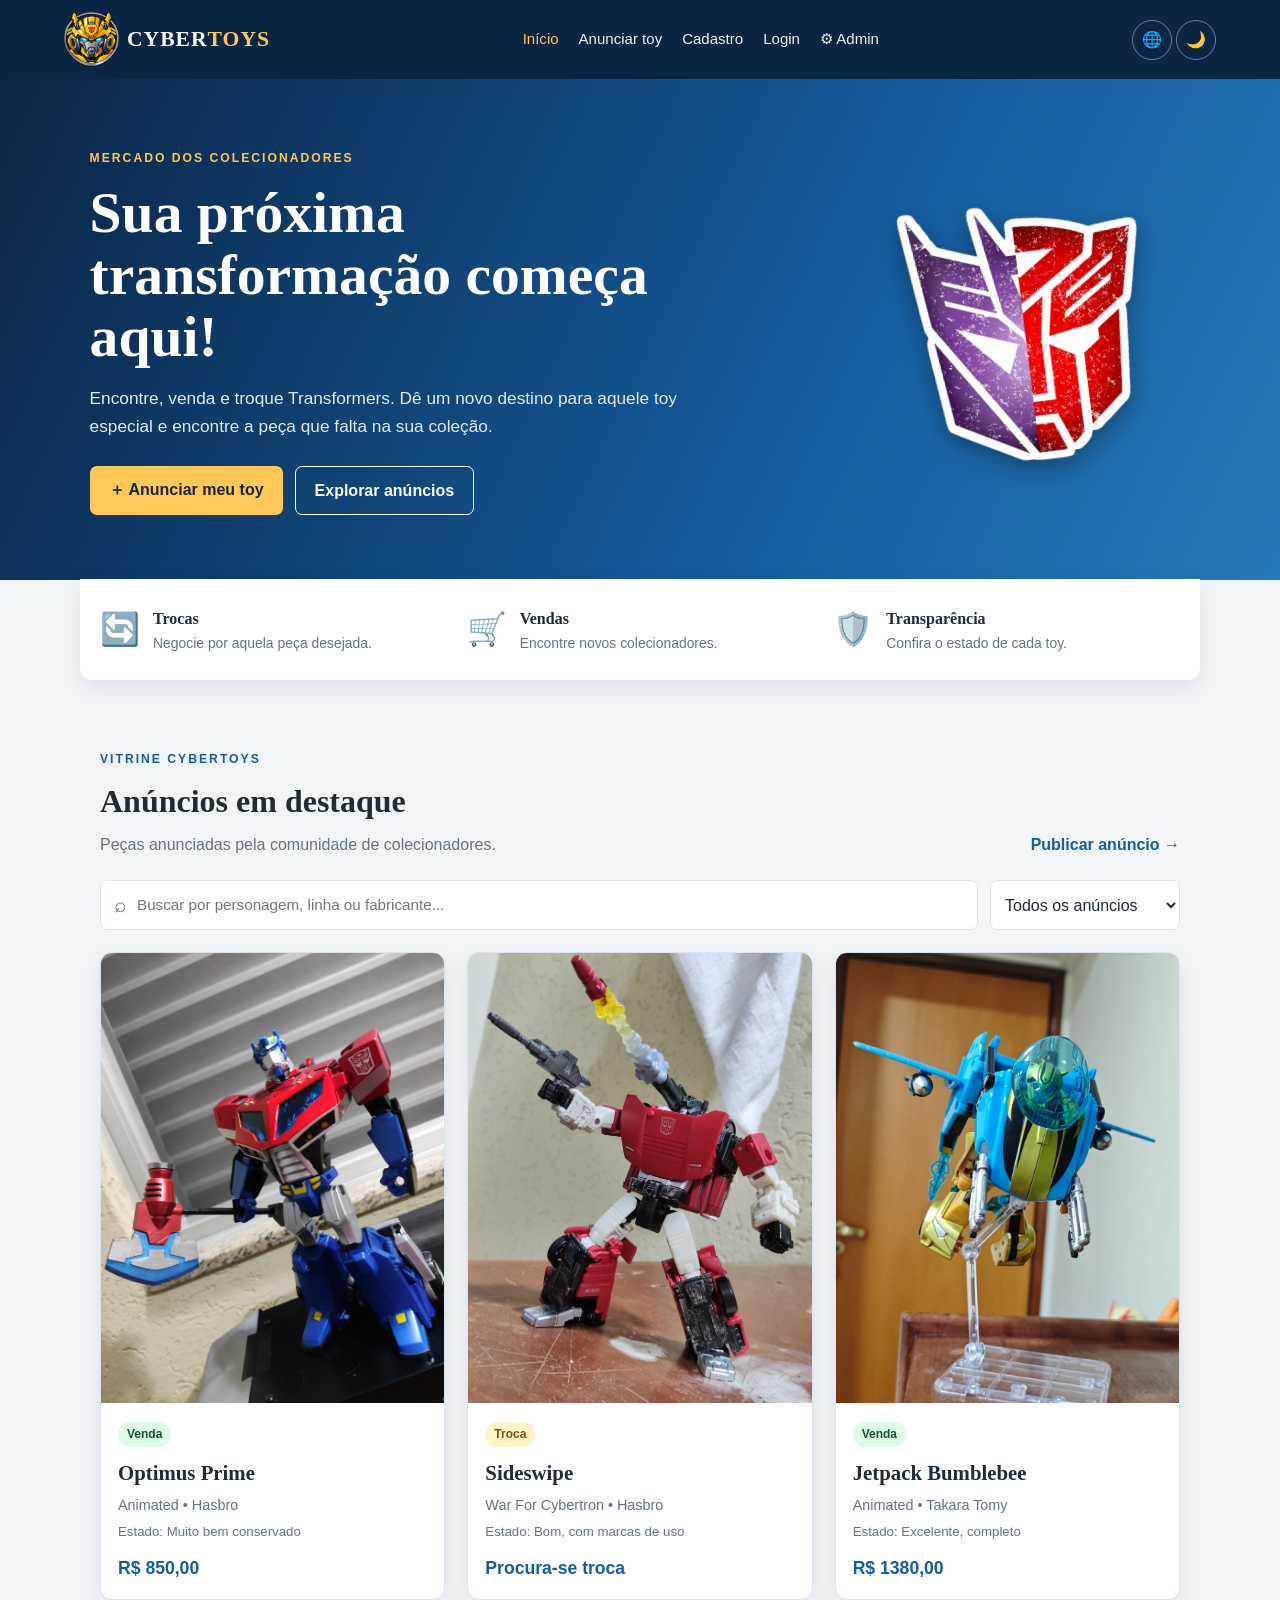
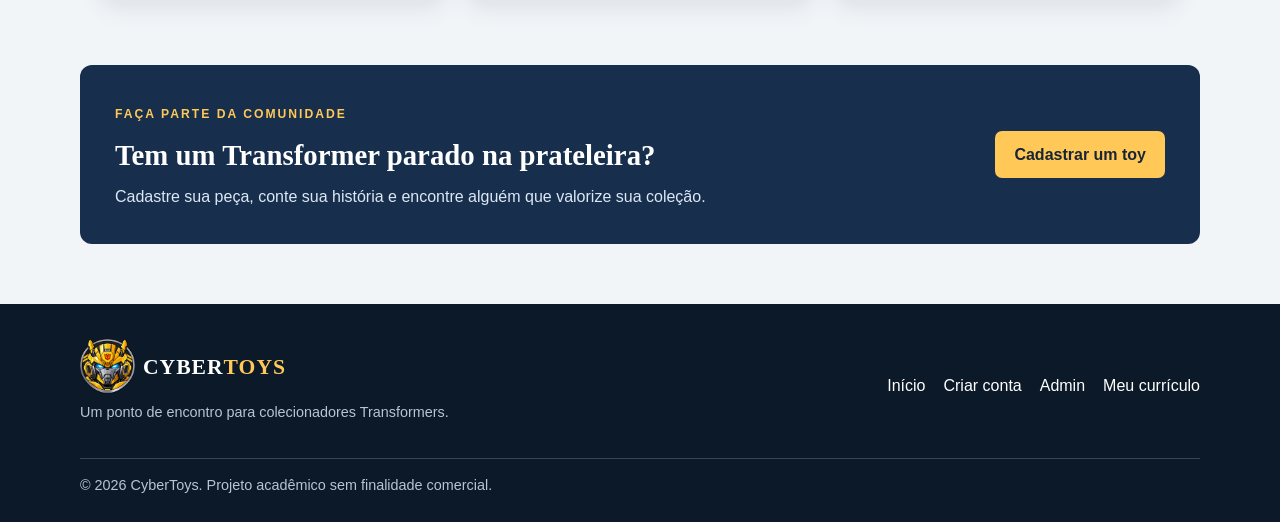
<file: index.html>
<!DOCTYPE html>
<html lang="pt-BR">
<head>
    <meta charset="UTF-8">
    <meta name="viewport" content="width=device-width, initial-scale=1.0">
    <meta name="description" content="Marketplace para comprar, vender e trocar Transformers colecionáveis.">
    <title>CyberToys | Marketplace Transformers</title>
    <link rel="stylesheet" href="css/estilo.css">
    <script src="js/script.js" defer></script>
</head>
<body>
    <header class="cabecalho">
        <a class="marca" href="index.html"><img src="imagens/bumblebee.png" alt="Bumblebee" class="marca-icone"> CYBER<span>TOYS</span></a>
        <nav class="menu" aria-label="Menu principal">
            <a class="ativo" href="index.html">Início</a>
            <a href="anunciar.html">Anunciar toy</a>
            <a href="cadastro.html">Cadastro</a>
            <a href="login.html">Login</a>
            <a href="admin.html">⚙ Admin</a>
        </nav>
        <div class="acoes-cabecalho">
            <button type="button" id="alternarIdioma" class="botao-tema" title="Alternar idioma" aria-label="Alternar idioma">🌐</button>
            <button type="button" id="alternarTema" class="botao-tema" title="Alternar tema" aria-label="Alternar tema">🌙</button>
        </div>
    </header>

    <main>
        <section class="banner">
            <div class="banner-conteudo">
                <span class="etiqueta">MERCADO DOS COLECIONADORES</span>
                <h1>Sua próxima transformação começa aqui!</h1>
                <p>Encontre, venda e troque Transformers. Dê um novo destino para aquele toy especial e encontre a peça que falta na sua coleção.</p>
                <div class="acoes">
                    <a class="botao botao-amarelo" href="anunciar.html">＋ Anunciar meu toy</a>
                    <a class="botao botao-contorno" href="#anuncios">Explorar anúncios</a>
                </div>
            </div>
            <div class="banner-arte">
				<img src="imagens/botcon.png" alt="Cabeça do Bumblebee">
			</div>
        </section>

        <section class="faixa-beneficios" aria-label="Vantagens">
            <article><span class="icone">🔄</span><div><h3>Trocas</h3><p>Negocie por aquela peça desejada.</p></div></article>
            <article><span class="icone">🛒</span><div><h3>Vendas</h3><p>Encontre novos colecionadores.</p></div></article>
            <article><span class="icone">🛡️</span><div><h3>Transparência</h3><p>Confira o estado de cada toy.</p></div></article>
        </section>

        <section class="secao" id="anuncios">
            <div class="titulo-secao">
                <div><span class="etiqueta texto-azul">VITRINE CYBERTOYS</span><h2>Anúncios em destaque</h2><p>Peças anunciadas pela comunidade de colecionadores.</p></div>
                <a class="link-seta" href="anunciar.html">Publicar anúncio →</a>
            </div>
            <div class="filtros">
                <label class="campo-pesquisa">⌕ <input type="search" id="pesquisaToy" placeholder="Buscar por personagem, linha ou fabricante..." aria-label="Pesquisar anúncios"></label>
                <select id="filtroTipo" aria-label="Filtrar tipo de anúncio">
                    <option value="todos">Todos os anúncios</option>
                    <option value="Venda">Somente venda</option>
                    <option value="Troca">Somente troca</option>
                </select>
            </div>
            <div class="grade-anuncios" id="listaToys">
                <article class="card-toy">
                    <img src="imagens/optimus.jpg" alt="Figura de robô colecionável">
                    <div class="card-conteudo"><span class="tag-venda">Venda</span><h3>Optimus Prime</h3><p>Animated • Hasbro</p><p class="estado">Estado: Muito bem conservado</p><strong>R$ 850,00</strong></div>
                </article>
                <article class="card-toy">
                    <img src="imagens/sideswipe.jpg" alt="Brinquedo robô de coleção">
                    <div class="card-conteudo"><span class="tag-troca">Troca</span><h3>Sideswipe</h3><p>War For Cybertron • Hasbro</p><p class="estado">Estado: Bom, com marcas de uso</p><strong>Procura-se troca</strong></div>
                </article>
                <article class="card-toy">
                    <img src="imagens/jetpack.jpg" alt="Colecionável em exposição">
                    <div class="card-conteudo"><span class="tag-venda">Venda</span><h3>Jetpack Bumblebee</h3><p>Animated • Takara Tomy</p><p class="estado">Estado: Excelente, completo</p><strong>R$ 1380,00</strong></div>
                </article>
            </div>
            <p class="aviso-lista" id="mensagemVazia" hidden>Nenhum anúncio encontrado. Tente outra pesquisa.</p>
        </section>

        <section class="chamada">
            <div><span class="etiqueta">FAÇA PARTE DA COMUNIDADE</span><h2>Tem um Transformer parado na prateleira?</h2><p>Cadastre sua peça, conte sua história e encontre alguém que valorize sua coleção.</p></div>
            <a class="botao botao-amarelo" href="anunciar.html">Cadastrar um toy</a>
        </section>
    </main>

    <footer class="rodape">
        <div><a class="marca" href="index.html"><img src="imagens/bumblebee.png" alt="Bumblebee" class="marca-icone"> CYBER<span>TOYS</span></a><p>Um ponto de encontro para colecionadores Transformers.</p></div>
        <div class="links-rodape"><a href="index.html">Início</a><a href="cadastro.html">Criar conta</a><a href="admin.html">Admin</a><a href="https://www.linkedin.com/in/tanys-lopes-trujilo-b41bb73b9/">Meu currículo</a></div>
        <p class="copyright">© 2026 CyberToys. Projeto acadêmico sem finalidade comercial.</p>
    </footer>
</body>
</html>
</file>
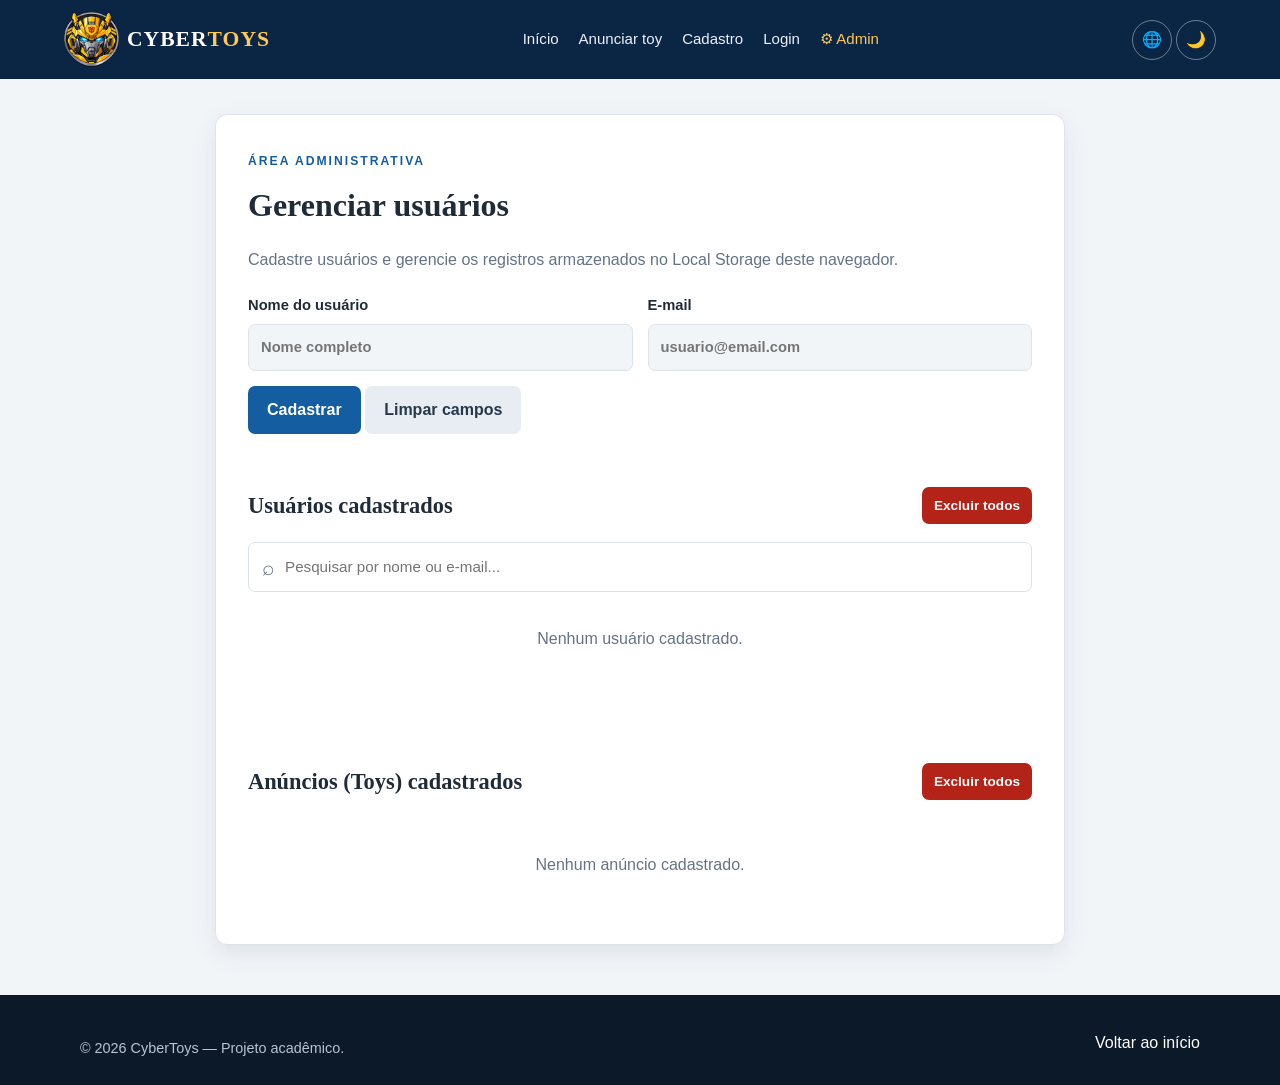
<file: admin.html>
<!DOCTYPE html>
<html lang="pt-BR">
<head>
    <meta charset="UTF-8">
    <meta name="viewport" content="width=device-width, initial-scale=1.0">
    <title>Administração | CyberToys</title>
    <link rel="stylesheet" href="css/estilo.css">
    <script src="js/script.js" defer></script>
</head>
<body>
        <header class="cabecalho">
        <a class="marca" href="index.html"><img src="imagens/bumblebee.png" alt="Bumblebee" class="marca-icone"> CYBER<span>TOYS</span></a>
        <nav class="menu" aria-label="Menu principal">
            <a href="index.html">Início</a>
            <a href="anunciar.html">Anunciar toy</a>
            <a href="cadastro.html">Cadastro</a>
            <a href="login.html">Login</a>
            <a class="ativo" href="admin.html">⚙ Admin</a>
        </nav>
        <div class="acoes-cabecalho">
            <button type="button" id="alternarIdioma" class="botao-tema" title="Alternar idioma" aria-label="Alternar idioma">🌐</button>
            <button type="button" id="alternarTema" class="botao-tema" title="Alternar tema" aria-label="Alternar tema">🌙</button>
        </div>
    </header>

    <main class="pagina-formulario pagina-larga">
        <section class="painel-formulario">
            <span class="etiqueta texto-azul">ÁREA ADMINISTRATIVA</span>
            <h1>Gerenciar usuários</h1>
            <p>Cadastre usuários e gerencie os registros armazenados no Local Storage deste navegador.</p>
            <form id="formAdmin" class="formulario grade-formulario">
                <label>Nome do usuário<input type="text" id="nomeAdmin" required placeholder="Nome completo"></label>
                <label>E-mail<input type="email" id="emailAdmin" required placeholder="usuario@email.com"></label>
                <div class="acoes-form campo-completo">
                    <button class="botao botao-azul" type="submit">Cadastrar</button>
                    <button class="botao botao-neutro" type="reset" id="limparAdmin">Limpar campos</button>
                </div>
            </form>
            <div class="area-lista">
                <div class="titulo-lista"><h2>Usuários cadastrados</h2><button class="botao botao-perigo" id="excluirTodos" type="button">Excluir todos</button></div>
                <label class="campo-pesquisa">⌕ <input type="search" id="pesquisaAdmin" placeholder="Pesquisar por nome ou e-mail..."></label>
                <ul id="listaUsuarios" class="lista-usuarios"></ul>
                <p id="semUsuarios" class="aviso-lista" hidden>Nenhum usuário cadastrado.</p>
            </div>
            <p class="mensagem-form" id="mensagemAdmin" aria-live="polite"></p>
			<section class="area-lista">
    <div class="titulo-lista">
        <h2>Anúncios (Toys) cadastrados</h2>
        <button type="button" id="excluirTodosToys" class="botao botao-perigo">Excluir todos</button>
    </div>
    <ul id="listaToysAdmin" class="lista-usuarios"></ul>
    <p id="semToysAdmin" class="aviso-lista">Nenhum anúncio cadastrado.</p>
</section>

        </section>
    </main>
    <footer class="rodape rodape-simples"><p>© 2026 CyberToys — Projeto acadêmico.</p><a href="index.html">Voltar ao início</a></footer>
</body>
</html>
</file>
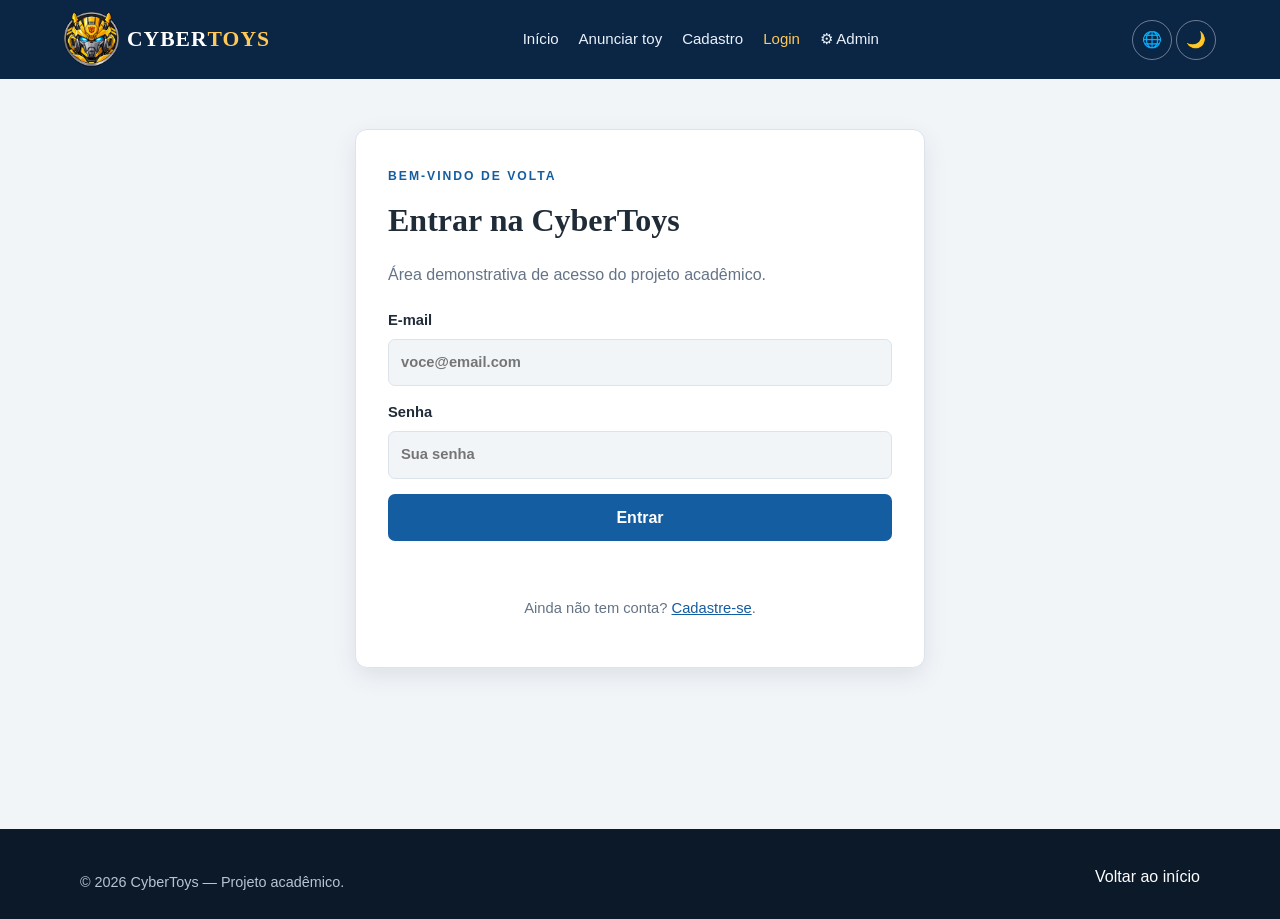
<file: anunciar.html>
<!DOCTYPE html>
<html lang="pt-BR">
<head>
    <meta charset="UTF-8">
    <meta name="viewport" content="width=device-width, initial-scale=1.0">
    <title>Anunciar Transformer | CyberToys</title>
    <link rel="stylesheet" href="css/estilo.css">
    <script src="js/script.js" defer></script>
</head>
<body>
    <header class="cabecalho">
        <a class="marca" href="index.html"><img src="imagens/bumblebee.png" alt="Bumblebee" class="marca-icone"> CYBER<span>TOYS</span></a>
        <nav class="menu" aria-label="Menu principal">
            <a href="index.html">Início</a>
            <a class="ativo" href="anunciar.html">Anunciar toy</a>
            <a href="cadastro.html">Cadastro</a>
            <a href="login.html">Login</a>
            <a href="admin.html">⚙ Admin</a>
        </nav>
        <div class="acoes-cabecalho">
            <button type="button" id="alternarIdioma" class="botao-tema" title="Alternar idioma" aria-label="Alternar idioma">🌐</button>
            <button type="button" id="alternarTema" class="botao-tema" title="Alternar tema" aria-label="Alternar tema">🌙</button>
        </div>
    </header>

    <main class="pagina-formulario pagina-larga">
        <section class="painel-formulario">
            <span class="etiqueta texto-azul">NOVO ANÚNCIO</span>
            <h1>Cadastre seu Transformer</h1>
            <p>Conte aos colecionadores tudo o que precisam saber sobre sua peça. Os anúncios ficam salvos neste navegador.</p>
            <form id="formToy" class="formulario grade-formulario">
                <label>Nome do toy<input type="text" name="nome" required placeholder="Ex.: Optimus Prime"></label>
                <label>Personagem<input type="text" name="personagem" required placeholder="Ex.: Optimus Prime"></label>
                <label>Fabricante<input type="text" name="fabricante" required placeholder="Ex.: Hasbro / Takara Tomy"></label>
                <label>Linha / coleção<input type="text" name="linha" placeholder="Ex.: Studio Series"></label>
                <label>Tipo de anúncio<select name="tipo" id="tipoAnuncio" required><option value="Venda">Venda</option><option value="Troca">Troca</option><option value="Venda ou troca">Venda ou troca</option></select></label>
                <label>Preço (R$)<input type="number" name="preco" id="precoToy" min="0" step="0.01" placeholder="Ex.: 250,00"></label>
                <label>Estado de conservação<select name="estado" required><option value="">Selecione</option><option>Na caixa / lacrado</option><option>Como novo</option><option>Muito bem conservado</option><option>Bom, com marcas de uso</option><option>Desgastado</option><option>Para restauração</option></select></label>
                <label>Condição das peças<select name="condicao" required><option value="">Selecione</option><option>Completo, sem defeitos</option><option>Completo, com defeitos</option><option>Faltam acessórios ou peças</option><option>Não testado</option></select></label>
                <label class="campo-completo">Defeitos, danos ou peças faltantes<textarea name="defeitos" rows="3" placeholder="Descreva trincas, riscos, peças ausentes, problemas nas articulações etc."></textarea></label>
                <label class="campo-completo">Descrição adicional<textarea name="descricao" rows="4" required placeholder="Fale sobre pintura, articulações, caixa, acessórios e detalhes importantes."></textarea></label>
                <label class="campo-completo">Foto do Transformer<input type="file" name="foto" id="fotoToy" accept="image/*"><small>Escolha uma foto do seu dispositivo. Prefira imagens nítidas da peça.</small></label>
                <div class="campo-completo"><img id="previaFoto" class="previa-foto" alt="Prévia da foto selecionada" hidden></div>
                <button class="botao botao-azul campo-completo" type="submit">Publicar anúncio</button>
            </form>
            <p class="mensagem-form" id="mensagemToy" aria-live="polite"></p>
        </section>
    </main>
    <footer class="rodape rodape-simples"><p>© 2026 CyberToys — Projeto acadêmico.</p><a href="index.html">Voltar à vitrine</a></footer>
</body>
</html>
</file>
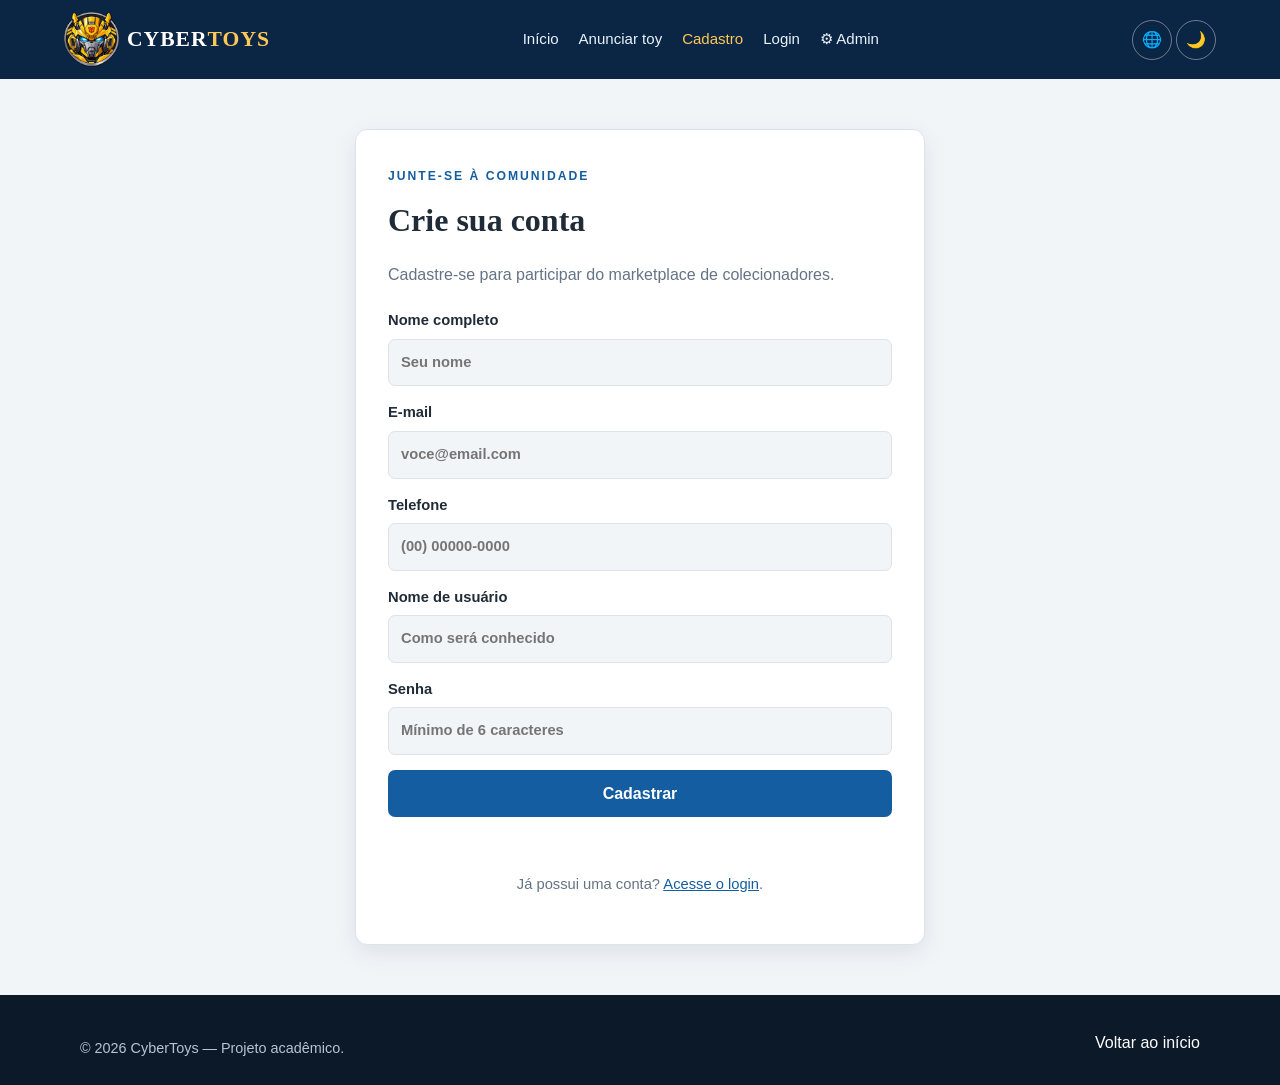
<file: cadastro.html>
<!DOCTYPE html>
<html lang="pt-BR">
<head>
    <meta charset="UTF-8">
    <meta name="viewport" content="width=device-width, initial-scale=1.0">
    <title>Cadastro | CyberToys</title>
    <link rel="stylesheet" href="css/estilo.css">
    <script src="js/script.js" defer></script>
</head>
<body>
    <header class="cabecalho">
        <a class="marca" href="index.html"><img src="imagens/bumblebee.png" alt="Bumblebee" class="marca-icone"> CYBER<span>TOYS</span></a>
        <nav class="menu" aria-label="Menu principal">
            <a href="index.html">Início</a>
            <a href="anunciar.html">Anunciar toy</a>
            <a class="ativo" href="cadastro.html">Cadastro</a>
            <a href="login.html">Login</a>
            <a href="admin.html">⚙ Admin</a>
        </nav>
        <div class="acoes-cabecalho">
            <button type="button" id="alternarIdioma" class="botao-tema" title="Alternar idioma" aria-label="Alternar idioma">🌐</button>
            <button type="button" id="alternarTema" class="botao-tema" title="Alternar tema" aria-label="Alternar tema">🌙</button>
        </div>
    </header>

    <main class="pagina-formulario">
        <section class="painel-formulario">
            <span class="etiqueta texto-azul">JUNTE-SE À COMUNIDADE</span>
            <h1>Crie sua conta</h1>
            <p>Cadastre-se para participar do marketplace de colecionadores.</p>
            <form id="formCadastro" class="formulario">
                <label>Nome completo<input type="text" name="nome" required minlength="3" placeholder="Seu nome"></label>
                <label>E-mail<input type="email" name="email" required placeholder="voce@email.com"></label>
                <label>Telefone<input type="tel" name="telefone" required placeholder="(00) 00000-0000"></label>
                <label>Nome de usuário<input type="text" name="usuario" required minlength="3" placeholder="Como será conhecido"></label>
                <label>Senha<input type="password" name="senha" required minlength="6" placeholder="Mínimo de 6 caracteres"></label>
                <button class="botao botao-azul largura-total" type="submit">Cadastrar</button>
            </form>
            <p class="mensagem-form" id="mensagemCadastro" aria-live="polite"></p>
            <p class="texto-centro">Já possui uma conta? <a href="login.html">Acesse o login</a>.</p>
        </section>
    </main>
    <footer class="rodape rodape-simples"><p>© 2026 CyberToys — Projeto acadêmico.</p><a href="index.html">Voltar ao início</a></footer>
</body>
</html>
</file>
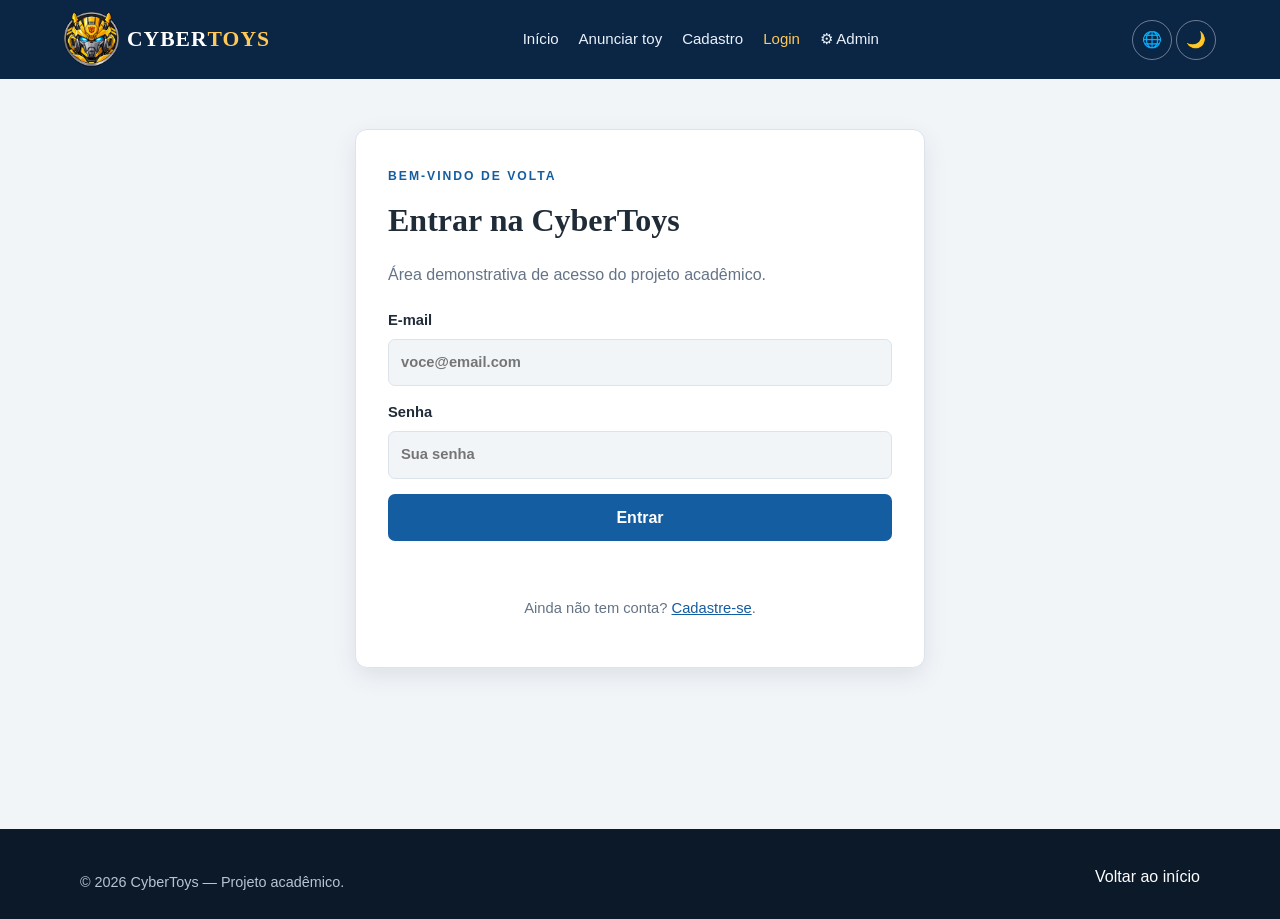
<file: login.html>
<!DOCTYPE html>
<html lang="pt-BR">
<head>
    <meta charset="UTF-8">
    <meta name="viewport" content="width=device-width, initial-scale=1.0">
    <title>Login | CyberToys</title>
    <link rel="stylesheet" href="css/estilo.css">
    <script src="js/script.js" defer></script>
</head>
<body>
    <header class="cabecalho">
        <a class="marca" href="index.html"><img src="imagens/bumblebee.png" alt="Bumblebee" class="marca-icone"> CYBER<span>TOYS</span></a>
        <nav class="menu" aria-label="Menu principal">
            <a href="index.html">Início</a>
            <a href="anunciar.html">Anunciar toy</a>
            <a href="cadastro.html">Cadastro</a>
            <a class="ativo" href=="login.html">Login</a>
            <a href="admin.html">⚙ Admin</a>
        </nav>
        <div class="acoes-cabecalho">
            <button type="button" id="alternarIdioma" class="botao-tema" title="Alternar idioma" aria-label="Alternar idioma">🌐</button>
            <button type="button" id="alternarTema" class="botao-tema" title="Alternar tema" aria-label="Alternar tema">🌙</button>
        </div>
    </header>
    <main class="pagina-formulario">
        <section class="painel-formulario">
            <span class="etiqueta texto-azul">BEM-VINDO DE VOLTA</span>
            <h1>Entrar na CyberToys</h1>
            <p>Área demonstrativa de acesso do projeto acadêmico.</p>
            <form id="formLogin" class="formulario">
                <label>E-mail<input type="email" name="email" required placeholder="voce@email.com"></label>
                <label>Senha<input type="password" name="senha" required placeholder="Sua senha"></label>
                <button class="botao botao-azul largura-total" type="submit">Entrar</button>
            </form>
            <p class="mensagem-form" id="mensagemLogin" aria-live="polite"></p>
            <p class="texto-centro">Ainda não tem conta? <a href="cadastro.html">Cadastre-se</a>.</p>
        </section>
    </main>
    <footer class="rodape rodape-simples"><p>© 2026 CyberToys — Projeto acadêmico.</p><a href="index.html">Voltar ao início</a></footer>
</body>
</html>
</file>
<file: css/estilo.css>
/* CyberToys - estilos gerais */
:root {
    --azul: #145da0;
    --azul-escuro: #0b2545;
    --vermelho: #d62828;
    --amarelo: #ffc857;
    --fundo: #f2f5f8;
    --cartao: #ffffff;
    --texto: #202b38;
    --texto-suave: #657386;
    --borda: #dce3eb;
    --sombra: 0 8px 24px rgba(11, 37, 69, 0.09);
}
* { box-sizing: border-box; }
html { scroll-behavior: smooth; }
body {
    margin: 0;
    background: var(--fundo);
    color: var(--texto);
    font-family: Arial, Helvetica, sans-serif;
    line-height: 1.6;
}
h1, h2, h3, .marca { font-family: Georgia, "Times New Roman", serif; }
a { color: var(--azul); }
button, input, select, textarea { font: inherit; }
.cabecalho {
    min-height: 76px;
    padding: 12px max(5%, calc((100% - 1200px) / 2));
    display: flex;
    align-items: center;
    justify-content: space-between;
    gap: 22px;
    background: var(--azul-escuro);
    color: #ffffff;
}
.marca {
    display: flex;
    align-items: center;
    color: #ffffff;
    font-size: 1.35rem;
    font-weight: bold;
    letter-spacing: 1px;
    text-decoration: none;
    white-space: nowrap;
}
.marca span:last-child { color: var(--amarelo); }
.marca-icone {
    width: 55px;
    height: 55px;
    object-fit: contain;
    margin-right: 8px;
}
.menu { display: flex; align-items: center; justify-content: center; flex-wrap: wrap; gap: 8px 20px; }
.menu a { color: #eaf2fa; text-decoration: none; font-size: .94rem; }
.menu a:hover, .menu a.ativo { color: var(--amarelo); }
.botao-tema {
    border: 1px solid rgba(255,255,255,.4);
    background: transparent;
    color: #ffffff;
    border-radius: 50%;
    width: 40px;
    height: 40px;
    cursor: pointer;
}
.banner {
    min-height: 390px;
    padding: 65px max(7%, calc((100% - 1120px) / 2));
    display: flex;
    align-items: center;
    justify-content: space-between;
    gap: 35px;
    overflow: hidden;
    color: #ffffff;
    background: linear-gradient(115deg, #0b2545 0%, #145da0 65%, #2879b9 100%);
}
.banner-conteudo { max-width: 650px; }
.etiqueta { display: inline-block; color: var(--amarelo); font-size: .76rem; font-weight: bold; letter-spacing: 2px; }
.texto-azul { color: var(--azul); }
.banner h1 { max-width: 650px; margin: 12px 0; font-size: clamp(2.2rem, 5vw, 3.6rem); line-height: 1.08; }
.banner p { max-width: 620px; color: #e2edf8; font-size: 1.08rem; }
.banner-arte {
    display: flex;
    align-items: center;
    justify-content: center;
    max-width: 350px;
    transform: rotate(-7deg);
}

.banner-arte img {
    width: 100%;
    max-width: 320px;
    height: auto;
    object-fit: contain;
    filter: drop-shadow(0 8px 12px rgba(0, 0, 0, 0.35));
}
.acoes { display: flex; flex-wrap: wrap; gap: 12px; margin-top: 25px; }
.botao {
    display: inline-block;
    padding: 11px 19px;
    border: 0;
    border-radius: 7px;
    text-align: center;
    text-decoration: none;
    font-weight: bold;
    cursor: pointer;
    transition: transform .2s, opacity .2s;
}
.botao:hover { transform: translateY(-2px); opacity: .92; }
.botao-amarelo { background: var(--amarelo); color: #172536; }
.botao-contorno { border: 1px solid #ffffff; color: #ffffff; background: transparent; }
.botao-azul { background: var(--azul); color: #ffffff; }
.botao-neutro { background: #e8edf3; color: #26384a; }
.botao-perigo { background: #b42318; color: #ffffff; padding: 8px 12px; font-size: .85rem; }
.largura-total { width: 100%; }
.faixa-beneficios {
    max-width: 1120px;
    margin: -1px auto 0;
    padding: 25px 20px;
    display: grid;
    grid-template-columns: repeat(3, 1fr);
    gap: 20px;
    background: var(--cartao);
    box-shadow: var(--sombra);
    border-radius: 0 0 12px 12px;
}
.faixa-beneficios article { display: flex; align-items: center; gap: 13px; }
.icone { font-size: 2rem; }
.faixa-beneficios h3, .faixa-beneficios p { margin: 0; }
.faixa-beneficios h3 { font-size: 1rem; }
.faixa-beneficios p { color: var(--texto-suave); font-size: .87rem; }
.secao { max-width: 1120px; margin: 65px auto; padding: 0 20px; }
.titulo-secao { display: flex; justify-content: space-between; align-items: end; gap: 20px; margin-bottom: 22px; }
.titulo-secao h2 { margin: 5px 0; font-size: 2rem; }
.titulo-secao p { margin: 0; color: var(--texto-suave); }
.link-seta { font-weight: bold; text-decoration: none; white-space: nowrap; }
.filtros { display: flex; gap: 12px; margin-bottom: 22px; }
.campo-pesquisa {
    min-width: 0;
    flex: 1;
    display: flex;
    align-items: center;
    gap: 10px;
    padding: 0 13px;
    border: 1px solid var(--borda);
    border-radius: 7px;
    background: var(--cartao);
    color: var(--texto-suave);
    font-size: 1.3rem;
}
.campo-pesquisa input { width: 100%; padding: 12px 0; border: 0; outline: 0; background: transparent; color: var(--texto); font-size: .95rem; }
.filtros select { min-width: 190px; padding: 10px; border: 1px solid var(--borda); border-radius: 7px; background: var(--cartao); color: var(--texto); }
.grade-anuncios { display: grid; grid-template-columns: repeat(3, 1fr); gap: 22px; }
.card-toy { overflow: hidden; border: 1px solid var(--borda); border-radius: 12px; background: var(--cartao); box-shadow: var(--sombra); }
.card-toy img { display: block; width: 100%; height: 450px; object-fit: cover; background: #dce3eb; }
.card-conteudo { padding: 17px; }
.card-conteudo h3 { margin: 9px 0 2px; font-size: 1.3rem; }
.card-conteudo p { margin: 4px 0; color: var(--texto-suave); font-size: .9rem; }
.card-conteudo strong { display: block; margin-top: 12px; color: var(--azul); font-size: 1.1rem; }
.tag-venda, .tag-troca { display: inline-block; padding: 3px 9px; border-radius: 20px; font-size: .75rem; font-weight: bold; }
.tag-venda { color: #14532d; background: #dcfce7; }
.tag-troca { color: #854d0e; background: #fef3c7; }
.estado { font-size: .83rem !important; }
.aviso-lista { padding: 18px; text-align: center; color: var(--texto-suave); }
.chamada {
    max-width: 1120px;
    margin: 60px auto;
    padding: 35px;
    display: flex;
    align-items: center;
    justify-content: space-between;
    gap: 25px;
    border-radius: 12px;
    background: #172f4d;
    color: #ffffff;
}
.chamada h2 { margin: 6px 0; font-size: 1.8rem; }
.chamada p { margin: 0; color: #dce8f5; }
.rodape {
    padding: 35px max(5%, calc((100% - 1120px) / 2)) 18px;
    display: grid;
    grid-template-columns: 1fr auto;
    gap: 20px;
    background: #0b1929;
    color: #dce5ef;
}
.rodape p { margin: 7px 0; color: #b7c4d3; font-size: .9rem; }
.links-rodape { display: flex; flex-wrap: wrap; gap: 12px 18px; align-items: center; }
.links-rodape a, .rodape-simples a { color: #ffffff; text-decoration: none; }
.copyright { grid-column: 1 / -1; padding-top: 15px; border-top: 1px solid #34465b; }
.pagina-formulario { min-height: calc(100vh - 150px); padding: 50px 20px; display: flex; justify-content: center; align-items: flex-start; }
.pagina-larga { padding-top: 35px; }
.painel-formulario { width: 100%; max-width: 570px; padding: 32px; border: 1px solid var(--borda); border-radius: 12px; background: var(--cartao); box-shadow: var(--sombra); }
.pagina-larga .painel-formulario { max-width: 850px; }
.painel-formulario h1 { margin: 7px 0; font-size: 2rem; }
.painel-formulario > p { color: var(--texto-suave); }
.formulario { display: grid; gap: 15px; margin-top: 22px; }
.formulario label { display: flex; flex-direction: column; gap: 6px; font-weight: bold; font-size: .92rem; }
.formulario input, .formulario select, .formulario textarea {
    width: 100%;
    padding: 11px 12px;
    border: 1px solid var(--borda);
    border-radius: 7px;
    background: var(--fundo);
    color: var(--texto);
}
.formulario input:focus, .formulario select:focus, .formulario textarea:focus { outline: 2px solid #8bbbe6; border-color: var(--azul); }
.formulario small { color: var(--texto-suave); font-weight: normal; }
.grade-formulario { grid-template-columns: repeat(2, 1fr); }
.campo-completo { grid-column: 1 / -1; }
.previa-foto { max-width: 220px; max-height: 220px; border-radius: 8px; object-fit: cover; }
.mensagem-form { min-height: 24px; color: #146c43 !important; font-weight: bold; }
.texto-centro { text-align: center; font-size: .92rem; }
.area-lista { margin-top: 35px; }
.titulo-lista { display: flex; align-items: center; justify-content: space-between; gap: 15px; }
.titulo-lista h2 { font-size: 1.4rem; }
.area-lista .campo-pesquisa { margin-bottom: 15px; }
.lista-usuarios { padding-left: 22px; }
.lista-usuarios li { padding: 12px 5px; border-bottom: 1px solid var(--borda); }
.lista-usuarios li span { display: block; color: var(--texto-suave); font-size: .86rem; }
.lista-usuarios li button { float: right; }
.rodape-simples { display: flex; justify-content: space-between; flex-wrap: wrap; }
body.tema-escuro {
    --fundo: #101923;
    --cartao: #1b2938;
    --texto: #edf3f8;
    --texto-suave: #b2c0ce;
    --borda: #35485b;
    --azul: #69b5f2;
    --azul-escuro: #07111c;
    --sombra: 0 8px 24px rgba(0,0,0,.2);
}
body.tema-escuro .botao-neutro { background: #35485b; color: #ffffff; }
body.tema-escuro .formulario input, body.tema-escuro .formulario select, body.tema-escuro .formulario textarea { background: #142231; }
@media (max-width: 850px) {
    .cabecalho { flex-wrap: wrap; justify-content: center; }
    .menu { order: 3; width: 100%; }
    .banner { padding: 50px 6%; }
    .banner-arte { font-size: 5rem; }
    .faixa-beneficios { margin: 0 15px; }
    .chamada { margin: 45px 15px; }
}
@media (max-width: 650px) {
    .banner { min-height: auto; }
    .banner-arte { display: none; }
    .faixa-beneficios, .grade-anuncios { grid-template-columns: 1fr; }
    .titulo-secao, .chamada { align-items: flex-start; flex-direction: column; }
    .filtros { flex-direction: column; }
    .filtros select { width: 100%; }
    .grade-formulario { grid-template-columns: 1fr; }
    .campo-completo { grid-column: auto; }
    .painel-formulario { padding: 22px; }
    .rodape { grid-template-columns: 1fr; }
    .copyright { grid-column: auto; }
}
/* Estilo base apenas para os cards dentro da grade de anúncios */
.grade-anuncios .card-toy {
    overflow: hidden;
    transition: transform 0.3s ease, box-shadow 0.3s ease;
    cursor: pointer;
}

/* Efeito ao passar o mouse sobre o card da grade */
.grade-anuncios .card-toy:hover {
    transform: translateY(-6px);
    box-shadow: 0 12px 24px rgba(0, 0, 0, 0.2);
}

/* Transição suave para a imagem dentro do card */
.grade-anuncios .card-toy img {
    transition: transform 0.4s ease;
}

/* Leve zoom na imagem ao passar o mouse no card */
.grade-anuncios .card-toy:hover img {
    transform: scale(1.06);
}

/* Importa a fonte Cybertroniana */
@font-face {
    font-family: 'Cybertronian';
    src: url('../fontes/cybertronian.otf') format('opentype'); /* Mude para opentype */
    font-weight: normal;
    font-style: normal;
}

/* Aplica a fonte nos textos quando o modo estiver ativo */
body.idioma-cybertroniano,
body.idioma-cybertroniano h1,
body.idioma-cybertroniano h2,
body.idioma-cybertroniano h3,
body.idioma-cybertroniano .marca,
body.idioma-cybertroniano button,
body.idioma-cybertroniano input,
body.idioma-cybertroniano select,
body.idioma-cybertroniano textarea {
    font-family: 'Cybertronian', sans-serif;
    letter-spacing: 1.5px;
}

/* Mantém o próprio botão de idioma legível em português para o usuário conseguir voltar */
body.idioma-cybertroniano * {
    font-family: 'Cybertronian', sans-serif !important;
    letter-spacing: 1.5px;
}

#alternarIdioma {
    font-family: Arial, Helvetica, sans-serif !important;
    letter-spacing: normal !important;
}
</file>
